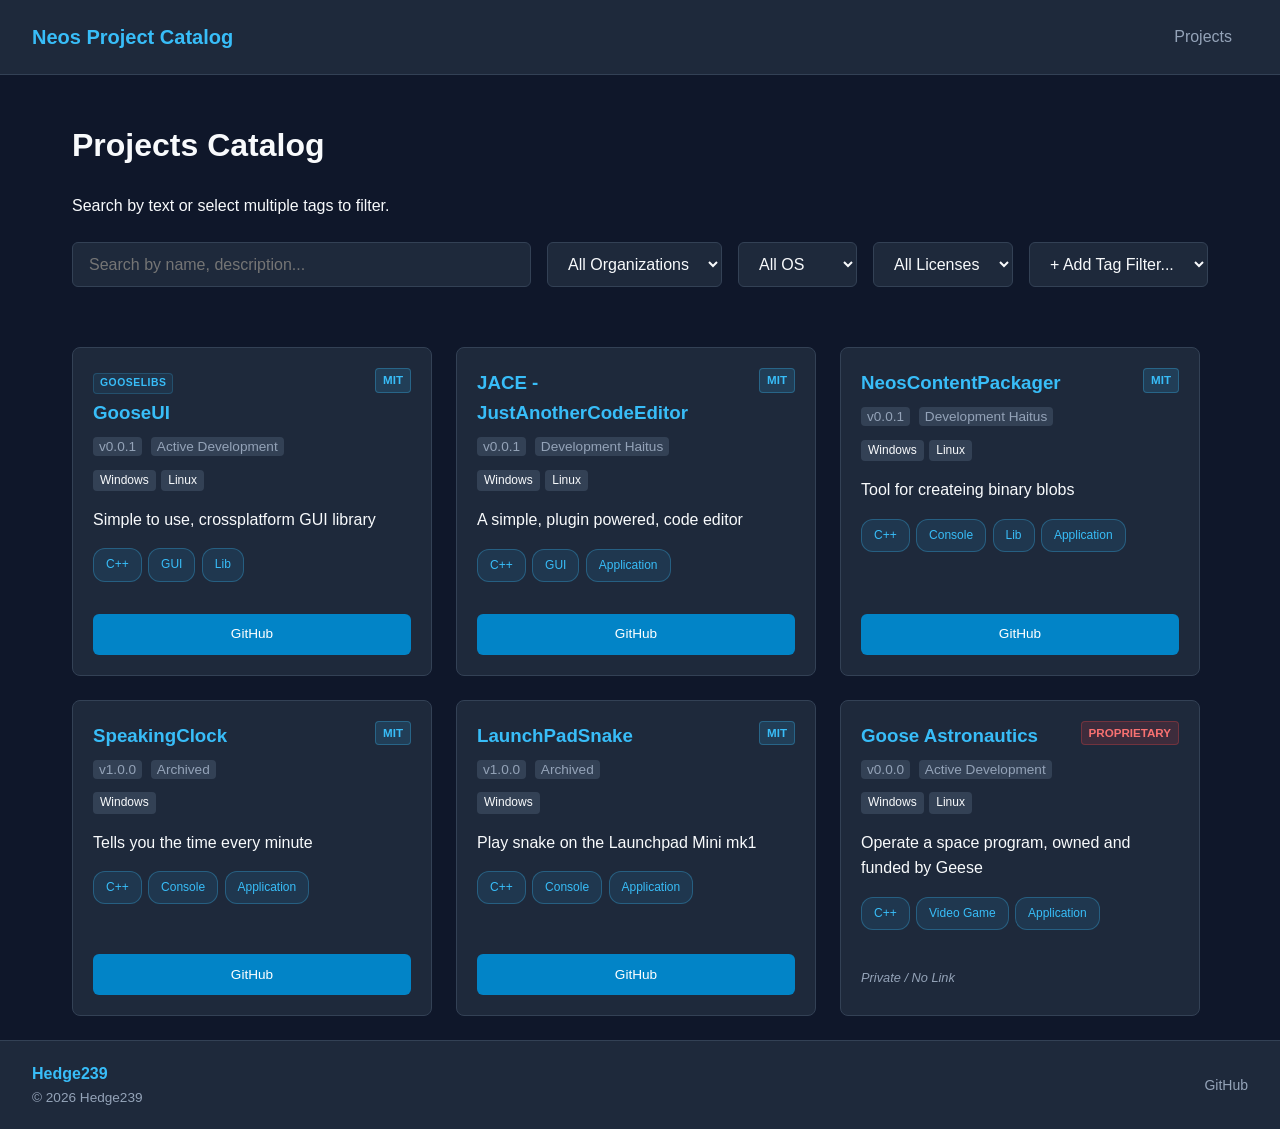
<file: index.html>
<!DOCTYPE html>
<html lang="en">
    
    <head>
      <meta charset="UTF-8">
      <meta name="viewport" content="width=device-width, initial-scale=1.0">
      <title>Neo's Site</title>
      <link rel="stylesheet" href="styles/styles.css">
    </head>

    <body>

        <header class="navbar">
            <div class="logo">Neos Project Catalog</div>
            <nav class="nav-links">
                <!-- <a href="#/" data-route="#/" data-file="pages/home.html" class="nav-btn active">Home</a> -->
                <a href="#/projectCatalog" data-route="#/projectCatalog" data-file="pages/projects.html" class="nav-btn">Projects</a>
            </nav>
        </header>

        <main id="content" class="container"></main>

        <footer class="site-footer">
            <div class="footer-container">
                <div class="footer-info">
                    <span class="footer-brand">Hedge239</span>
                    <p class="footer-tagline">&copy; 2026 Hedge239</p>
                </div>

                <div class="footer-links">
                    <a href="https://github.com/Hedge239" target="_blank" rel="noopener noreferrer">GitHub</a>
                </div>
            </div>
        </footer>
        
        <script>
          async function loadPage(route, file){
            try {
                const res = await fetch(file);
                const html = await res.text();
                const content = document.getElementById('content');
                
                content.innerHTML = html;

                content.querySelectorAll('script').forEach(oldScript => { 
                  const newScript = document.createElement('script');
                  Array.from(oldScript.attributes).forEach(attr => { newScript.setAttribute(attr.name, attr.value); });

                  newScript.textContent = oldScript.textContent;
                  oldScript.parentNode.replaceChild(newScript, oldScript);
                });

                document.querySelectorAll('.nav-btn').forEach(btn => { btn.classList.toggle('active', btn.getAttribute('data-route') === route); });
            } catch(err) { document.getElementById('content').innerHTML = '<h2>404 - Page Not Found</h2>'; }
          }

          document.querySelector('.nav-links').addEventListener('click', (e) => {
            const link = e.target.closest('[data-route]');
            if (!link) return;
          
            e.preventDefault();
            const route = link.getAttribute('data-route');
            const file = link.getAttribute('data-file');
          
            history.pushState({ route, file }, '', route);
            loadPage(route, file);
          });

          window.onpopstate = () => {
            const currentPath = window.location.pathname;
            const matchingLink = document.querySelector(`[data-route="${currentPath}"]`);
          
            if (matchingLink) 
            { loadPage(currentPath, matchingLink.getAttribute('data-file'));
            } else { loadPage('/', 'pages/projects.html'); }
          };

          <!-- window.dispatchEvent(new Event('popstate')); -->
          if (!window.location.hash) {
            window.location.hash = '#/projectCatalog';
          } else {
            window.dispatchEvent(new Event('popstate'));
          }
          
        </script>
        
    </body>
</html>
</file>
<file: styles/styles.css>
/* Base Styling */
:root {
  --bg-color: #0f172a;
  --card-bg: #1e293b;
  --text-main: #f8fafc;
  --text-muted: #94a3b8;
  --accent: #38bdf8;
  --accent-hover: #0284c7;
  --border-color: #334155;
}

/* Flex layout guarantees footer stays glued to bottom */
html, body {
  min-height: 100vh;
  display: flex;
  flex-direction: column;
}

body {
  margin: 0;
  font-family: -apple-system, BlinkMacSystemFont, "Segoe UI", Roboto, sans-serif;
  background-color: var(--bg-color);
  color: var(--text-main);
  line-height: 1.6;
}

/* Header & Nav */
.navbar {
  display: flex;
  justify-content: space-between;
  align-items: center;
  padding: 1rem 2rem;
  background-color: var(--card-bg);
  border-bottom: 1px solid var(--border-color);
  position: sticky;
  top: 0;
  z-index: 100;
}

.logo {
  font-weight: bold;
  font-size: 1.25rem;
  color: var(--accent);
}

.nav-links {
  display: flex;
  gap: 0.5rem;
}

.nav-btn {
  background: transparent;
  border: none;
  color: var(--text-muted);
  padding: 0.5rem 1rem;
  font-size: 1rem;
  cursor: pointer;
  border-radius: 6px;
  transition: all 0.2s ease;
  text-decoration: none;
  display: inline-block;
}

.nav-btn:hover,
.nav-btn.active {
  color: var(--text-main);
  background-color: var(--border-color);
}

/* Layout Container (Expanded full-width for Desktop) */
.container {
  width: 100%;
  max-width: 1200px;
  box-sizing: border-box;
  padding: 1.5rem 2rem;
  margin: 0 auto;
}

/* Pushes footer down when content area is short */
#content {
  flex: 1;
}

/* Controls & Filter Section */
.controls {
  display: flex;
  gap: 1rem;
  margin-top: 1.5rem;
  flex-wrap: wrap;
}

.controls input,
.controls select {
  background-color: var(--card-bg);
  border: 1px solid var(--border-color);
  color: var(--text-main);
  padding: 0.75rem 1rem;
  border-radius: 6px;
  font-size: 1rem;
}

.controls input {
  flex: 1;
  min-width: 200px;
}

/* Active Tag Filter Pills */
.selected-tags-container {
  display: flex;
  flex-wrap: wrap;
  gap: 0.5rem;
  margin: 1rem 0;
  min-height: 28px;
}

.active-tag-pill {
  display: inline-flex;
  align-items: center;
  background-color: var(--accent-hover);
  color: #fff;
  padding: 4px 10px;
  border-radius: 16px;
  font-size: 0.85rem;
  font-weight: 500;
}

.active-tag-pill button {
  background: none;
  border: none;
  color: #fff;
  margin-left: 6px;
  cursor: pointer;
  font-weight: bold;
  font-size: 0.9rem;
  padding: 0;
}

/* Project Grid & Cards */
.project-grid {
  display: grid;
  grid-template-columns: repeat(auto-fit, minmax(280px, 360px));
  gap: 1.5rem;
}

.project-card {
  background-color: var(--card-bg);
  border: 1px solid var(--border-color);
  border-radius: 8px;
  padding: 1.25rem;
  display: flex;
  flex-direction: column;
  justify-content: space-between;
}

.project-header {
  display: flex;
  justify-content: space-between;
  align-items: flex-start;
  gap: 0.5rem;
  margin-bottom: 0.5rem;
}

.project-title {
  margin: 0;
  color: var(--accent);
}

/* Badges & Metadata */
.license-badge {
  font-size: 0.725rem;
  font-weight: 600;
  padding: 2px 7px;
  border-radius: 4px;
  text-transform: uppercase;
  white-space: nowrap;
}

.license-badge.standard {
  background-color: rgba(56, 189, 248, 0.15);
  color: var(--accent);
  border: 1px solid rgba(56, 189, 248, 0.3);
}

.license-badge.proprietary {
  background-color: rgba(239, 68, 68, 0.15);
  color: #f87171;
  border: 1px solid rgba(239, 68, 68, 0.3);
}

.project-meta {
  font-size: 0.85rem;
  color: var(--text-muted);
  margin-bottom: 0.75rem;
}

.project-meta span {
  background-color: var(--border-color);
  padding: 2px 6px;
  border-radius: 4px;
  margin-right: 5px;
}

/* OS Badges */
.os-container {
  display: flex;
  flex-wrap: wrap;
  gap: 0.35rem;
  margin-bottom: 0.5rem;
}

.os-badge {
  font-size: 0.75rem;
  font-weight: 500;
  background-color: var(--border-color);
  color: var(--text-main);
  padding: 1px 7px;
  border-radius: 4px;
}

/* Card Tags (Mobile touch optimized) */
.tags {
  display: flex;
  flex-wrap: wrap;
  gap: 0.4rem;
  margin: 1rem 0;
}

.tag-pill {
  font-size: 0.75rem;
  font-family: inherit;
  background-color: rgba(56, 189, 248, 0.1);
  color: var(--accent);
  border: 1px solid rgba(56, 189, 248, 0.3);
  padding: 6px 12px;
  border-radius: 12px;
  cursor: pointer;
  transition: background-color 0.2s ease;
  position: relative;
  z-index: 5;
}

.tag-pill:hover,
.tag-pill:active {
  background-color: rgba(56, 189, 248, 0.25);
}

/* Links & Action Buttons */
.project-links-group {
  display: flex;
  flex-wrap: wrap;
  gap: 0.5rem;
  margin-top: auto;
  padding-top: 1rem;
  position: relative;
  z-index: 5;
}

.project-links-group .project-link {
  flex: 1;
  min-width: 80px;
  margin-top: 0;
  display: flex;
  align-items: center;
  justify-content: center;
  color: #fff;
  background-color: var(--accent-hover);
  text-decoration: none;
  padding: 0.6rem 0.8rem;
  border-radius: 6px;
  font-weight: 500;
  font-size: 0.85rem;
  transition: background-color 0.2s ease;
}

.project-links-group .project-link:hover {
  background-color: var(--accent);
  color: #0f172a;
}

.no-link-badge {
  font-size: 0.8rem;
  color: var(--text-muted);
  font-style: italic;
  padding: 0.4rem 0;
}

/* Organization Eyebrow Style */
.project-eyebrow {
  display: inline-block;
  font-size: 0.65rem;
  font-weight: 600;
  text-transform: uppercase;
  letter-spacing: 0.05em;
  color: var(--accent);
  background-color: rgba(56, 189, 248, 0.08);
  border: 1px solid rgba(56, 189, 248, 0.2);
  padding: 1px 6px;
  border-radius: 4px;
  margin-bottom: 4px;
}

/* Bottom Bar / Footer */
.site-footer {
  background-color: var(--card-bg);
  border-top: 1px solid var(--border-color);
  padding: 1.25rem 2rem;
  margin-top: auto;
}

.footer-container {
  display: flex;
  justify-content: space-between;
  align-items: center;
  flex-wrap: wrap;
  gap: 1rem;
}

.footer-brand {
  font-weight: bold;
  color: var(--accent);
  font-size: 1rem;
}

.footer-tagline {
  margin: 0;
  font-size: 0.85rem;
  color: var(--text-muted);
}

.footer-links {
  display: flex;
  gap: 1.25rem;
  flex-wrap: wrap;
}

.footer-links a {
  color: var(--text-muted);
  text-decoration: none;
  font-size: 0.875rem;
  transition: color 0.2s ease;
  padding: 4px 0;
}

.footer-links a:hover {
  color: var(--accent);
}

/* Responsive Overrides */
@media (max-width: 600px) {
  .container {
    padding: 1rem 0.75rem;
  }

  .footer-container {
    flex-direction: column;
    text-align: center;
    gap: 0.75rem;
  }
}
</file>
